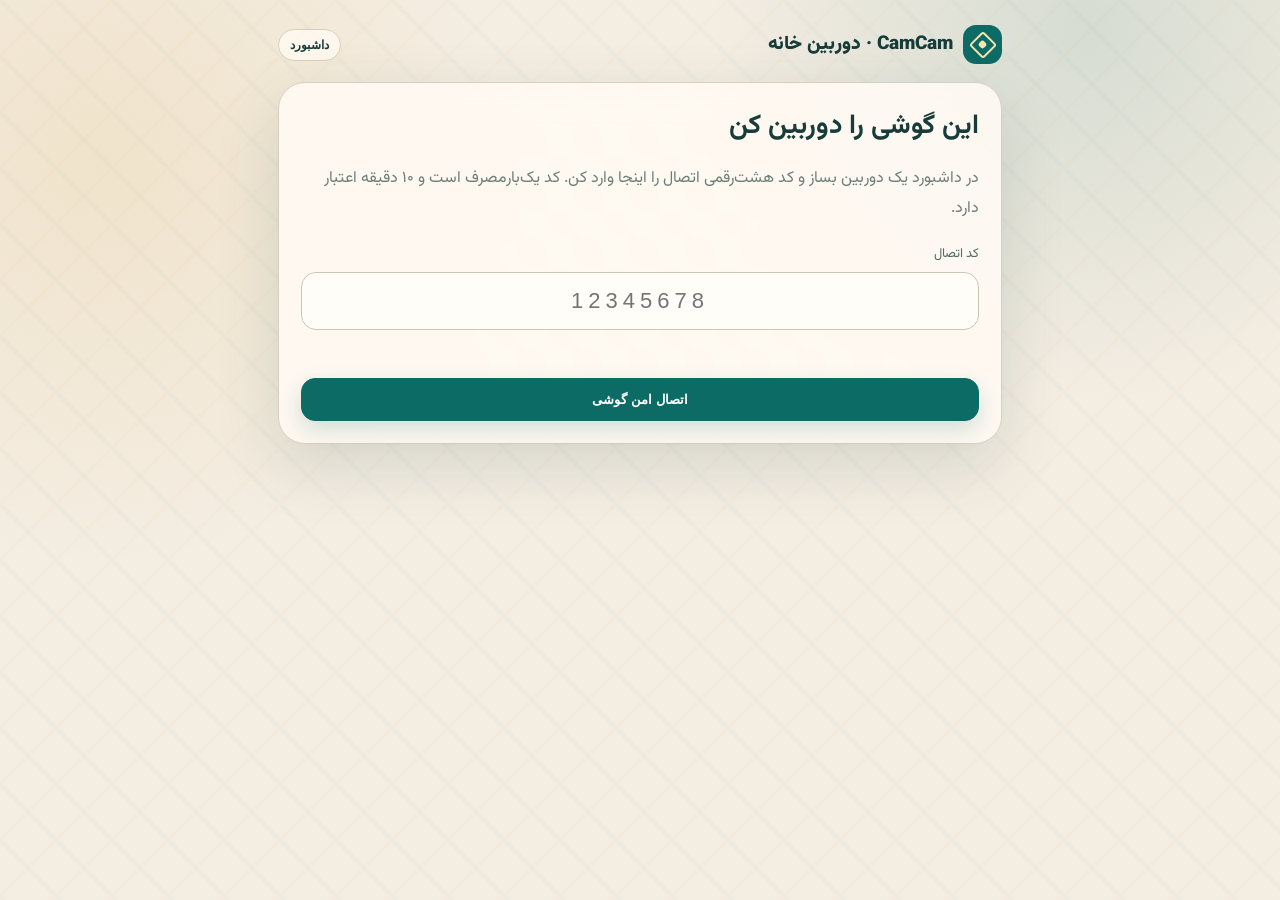
<file: web/camera.html>
<!doctype html>
<html lang="fa" dir="rtl">
<head>
<meta charset="utf-8">
<meta name="viewport" content="width=device-width,initial-scale=1,viewport-fit=cover">
<meta name="theme-color" content="#0d5f5b">
<link rel="preconnect" href="https://fonts.googleapis.com">
<link rel="preconnect" href="https://fonts.gstatic.com" crossorigin>
<link href="https://fonts.googleapis.com/css2?family=Vazirmatn:wght@400;500;600;700;800;900&display=swap" rel="stylesheet">
<link rel="manifest" href="/static/manifest.webmanifest">
<title>CamCam — حالت دوربین</title>
<style>
:root{--paper:#f4ede2;--white:#fffaf3;--ink:#173c3a;--muted:#6c7e79;--turq:#0d6b66;--turq2:#159189;--soft:#deece8;--line:#d8cebe;--saffron:#d7a73f;--clay:#ad573d;--danger:#a33e4c;--shadow:0 22px 65px rgba(31,68,63,.14)}*{box-sizing:border-box}body{margin:0;background:radial-gradient(circle at 85% 3%,rgba(13,107,102,.13),transparent 27%),radial-gradient(circle at 8% 18%,rgba(215,167,63,.14),transparent 29%),var(--paper);color:var(--ink);font-family:'Vazirmatn',Tahoma,Arial,sans-serif;min-height:100vh}body:before{content:'';position:fixed;inset:0;z-index:-1;opacity:.28;background-image:linear-gradient(45deg,transparent 47%,rgba(13,107,102,.08) 48%,rgba(13,107,102,.08) 52%,transparent 53%),linear-gradient(-45deg,transparent 47%,rgba(215,167,63,.07) 48%,rgba(215,167,63,.07) 52%,transparent 53%);background-size:56px 56px}.wrap{width:min(100%,760px);margin:auto;padding:18px}.head{display:flex;align-items:center;justify-content:space-between;padding:7px 0 18px}.brand{display:flex;align-items:center;gap:10px;font-size:19px;font-weight:900}.mark{width:39px;height:39px;background:var(--turq);border-radius:13px;display:grid;place-items:center;position:relative}.mark:before,.mark:after{content:'';position:absolute;width:16px;height:16px;border:2px solid #f6e3ad;transform:rotate(45deg);border-radius:3px}.mark:after{width:7px;height:7px;background:#f6e3ad;border:0}.badge{padding:8px 11px;border-radius:99px;border:1px solid var(--line);background:rgba(255,250,243,.8);color:var(--ink);font-size:12px;font-weight:700;cursor:pointer}.card{background:rgba(255,250,243,.9);border:1px solid var(--line);border-radius:27px;padding:22px;box-shadow:var(--shadow);backdrop-filter:blur(16px)}.card h1{font-size:27px;margin:0 0 7px}.muted{color:var(--muted);line-height:1.9}.field{margin:19px 0}.field label{display:block;color:#536963;font-size:13px;margin-bottom:8px}.field input{width:100%;background:#fffdf8;border:1px solid #cfc4b3;color:var(--ink);border-radius:15px;padding:15px;font-size:22px;letter-spacing:5px;text-align:center;outline:0;direction:ltr}.field input:focus{border-color:var(--turq);box-shadow:0 0 0 4px rgba(13,107,102,.08)}.btn{width:100%;border:1px solid var(--line);background:#fffdf8;color:var(--ink);padding:13px;border-radius:14px;font-weight:800;cursor:pointer}.btn.primary{border-color:var(--turq);background:var(--turq);color:#fff;box-shadow:0 9px 22px rgba(13,107,102,.18)}.btn.danger{color:var(--danger);border-color:#ddbec1;background:#fff8f7;margin-top:9px}.error{color:var(--danger);min-height:20px;font-size:13px;margin:9px 0}.video{position:relative;width:100%;aspect-ratio:16/9;background:#173c3a;border-radius:20px;overflow:hidden;margin-bottom:15px;box-shadow:inset 0 0 0 1px rgba(255,255,255,.08)}.video:after{content:'';position:absolute;inset:0;pointer-events:none;opacity:.14;background-image:linear-gradient(rgba(255,255,255,.5) 1px,transparent 1px),linear-gradient(90deg,rgba(255,255,255,.5) 1px,transparent 1px);background-size:33.333% 33.333%}.video video{width:100%;height:100%;object-fit:cover;background:#173c3a}.live{position:absolute;z-index:2;right:12px;top:12px;background:#fff3ec;color:var(--clay);border-radius:99px;padding:6px 10px;font-size:11px;font-weight:900;box-shadow:0 5px 14px rgba(0,0,0,.08)}.live.ok{background:#edf8f1;color:#25704a}.live.wait{background:#fff6dc;color:#87671d}.info{display:grid;grid-template-columns:repeat(3,1fr);gap:8px;margin:13px 0}.stat{background:#f6f3ea;border:1px solid #ddd4c6;padding:12px;border-radius:14px;text-align:center}.stat small{color:#778681}.stat b{display:block;margin-top:6px}.row{display:flex;gap:8px}.hidden{display:none!important}.hint{font-size:12px;color:#677a75;background:#edf4f0;border:1px dashed #a8c5c0;border-radius:14px;padding:12px;line-height:1.9;margin-top:12px}.wake{color:var(--turq)}.pulse{display:inline-block;width:8px;height:8px;border-radius:50%;background:var(--turq2);box-shadow:0 0 0 5px rgba(21,145,137,.12);margin-left:6px}.status-strip{display:flex;align-items:center;gap:8px;padding:9px 11px;background:#f5eee2;border:1px solid #dfd4c5;border-radius:13px;font-size:12px;color:#61736e;margin:11px 0}.status-strip strong{color:var(--ink)}@media(max-width:540px){.wrap{padding:12px}.head{padding-bottom:13px}.card{padding:15px;border-radius:21px}.video{border-radius:15px}.info{grid-template-columns:1fr 1fr}.info .stat:last-child{grid-column:1/-1}.row{flex-direction:column}.card h1{font-size:23px}}
</style>
</head>
<body><div class="wrap"><div class="head"><div class="brand"><span class="mark"></span><span>CamCam · دوربین خانه</span></div><button class="badge" onclick="location.href='/'">داشبورد</button></div>
<section id="pairBox" class="card"><h1>این گوشی را دوربین کن</h1><p class="muted">در داشبورد یک دوربین بساز و کد هشت‌رقمی اتصال را اینجا وارد کن. کد یک‌بارمصرف است و ۱۰ دقیقه اعتبار دارد.</p><div class="field"><label>کد اتصال</label><input id="code" inputmode="numeric" maxlength="8" autocomplete="one-time-code" placeholder="12345678"></div><div id="pairErr" class="error"></div><button class="btn primary" onclick="pair()">اتصال امن گوشی</button></section>
<section id="cameraBox" class="card hidden"><div class="video"><video id="preview" autoplay muted playsinline></video><span id="liveBadge" class="live wait">آماده‌سازی</span></div><h1 id="deviceName">دوربین</h1><p class="muted"><span class="pulse"></span><span id="status">برای شروع، دسترسی دوربین را تأیید کن.</span></p><div id="networkLine" class="status-strip"><strong>وضعیت:</strong><span>آماده شروع</span></div><div class="info"><div class="stat"><small>ارسال تصویر</small><b id="sendStat">خاموش</b></div><div class="stat"><small>تشخیص حرکت</small><b id="motionStat">آماده</b></div><div class="stat"><small>روشن ماندن صفحه</small><b id="wakeStat">عادی</b></div></div><div class="row"><button id="startBtn" class="btn primary" onclick="startCamera(false)">شروع دوربین</button><button id="switchBtn" class="btn hidden" onclick="switchCamera()">تعویض جلو / پشت</button></div><div class="hint">برای استفاده طولانی، گوشی را به شارژ بزن و این صفحه را باز نگه دار. اگر اینترنت برای لحظه‌ای قطع شود، CamCam خودش دوباره اتصال زنده را برقرار می‌کند. میکروفن اختیاری است؛ حتی اگر اجازه صدا ندهی، تصویر باید کار کند.</div><button class="btn danger" onclick="unpair()">قطع اتصال این گوشی</button></section>
<canvas id="motionCanvas" width="160" height="90" class="hidden"></canvas></div>
<script>
const $=id=>document.getElementById(id);const sleep=ms=>new Promise(r=>setTimeout(r,ms));let creds=null,pc=null,stream=null,wake=null,heartbeatTimer=null,motionTimer=null,reconnectTimer=null,lastFrame=null,lastMotion=0,facing='environment',manualStop=false,starting=false,audioAvailable=false;
function stored(){try{return JSON.parse(localStorage.getItem('camcam_device')||'null')}catch{return null}}function save(v){localStorage.setItem('camcam_device',JSON.stringify(v))}function del(){localStorage.removeItem('camcam_device')}
async function json(url,opt={}){let r;try{r=await fetch(url,{headers:{'Content-Type':'application/json',...(opt.headers||{})},...opt})}catch{throw new Error('ارتباط با سرور برقرار نشد')}let d={};try{d=await r.json()}catch{}if(!r.ok)throw new Error(d.detail||'خطای ارتباط ('+r.status+')');return d}
function ui(){creds=stored();$('pairBox').classList.toggle('hidden',!!creds);$('cameraBox').classList.toggle('hidden',!creds);if(creds)$('deviceName').textContent=creds.name||'دوربین خانه'}
function setState(kind,text,detail){$('liveBadge').className='live '+(kind==='ok'?'ok':kind==='wait'?'wait':'');$('liveBadge').textContent=text;$('networkLine').querySelector('span').textContent=detail||text}
async function pair(){const code=$('code').value.replace(/\D/g,'');$('pairErr').textContent='';if(code.length<6){$('pairErr').textContent='کد را کامل وارد کن';return}try{const d=await json('/api/pair',{method:'POST',body:JSON.stringify({code})});save({id:d.device_id,name:d.name,token:d.device_token,whip:d.whip_url});creds=stored();ui();manualStop=false;await startCamera(false)}catch(e){$('pairErr').textContent=e.message}}
function waitIce(p){return p.iceGatheringState==='complete'?Promise.resolve():new Promise(ok=>{let done=false;const finish=()=>{if(done)return;done=true;p.removeEventListener('icegatheringstatechange',f);ok()};const f=()=>{if(p.iceGatheringState==='complete')finish()};p.addEventListener('icegatheringstatechange',f);setTimeout(finish,4200)})}
function newPeer(){return new RTCPeerConnection({iceServers:[{urls:'stun:stun.l.google.com:19302'}],iceCandidatePoolSize:1})}
async function getStream(force=false){if(stream&&!force&&stream.getVideoTracks().some(t=>t.readyState==='live'))return stream;if(stream){stream.getTracks().forEach(t=>t.stop());stream=null}const video=await navigator.mediaDevices.getUserMedia({video:{facingMode:{ideal:facing},width:{ideal:1920},height:{ideal:1080},frameRate:{ideal:24,max:30}},audio:false});stream=video;audioAvailable=false;try{const audio=await navigator.mediaDevices.getUserMedia({video:false,audio:{echoCancellation:false,noiseSuppression:false,autoGainControl:false}});audio.getAudioTracks().forEach(t=>stream.addTrack(t));audioAvailable=true}catch{}$('preview').srcObject=stream;$('preview').play().catch(()=>{});$('switchBtn').classList.toggle('hidden',!stream.getVideoTracks().length);return stream}
async function requestWake(){try{if('wakeLock'in navigator){if(wake&&!wake.released)return;wake=await navigator.wakeLock.request('screen');$('wakeStat').textContent='روشن';$('wakeStat').classList.add('wake');wake.addEventListener('release',()=>{$('wakeStat').textContent='آزاد شد'})}}catch{$('wakeStat').textContent='ناموجود'}}
async function publishOnce(){if(pc){pc.onconnectionstatechange=null;pc.close();pc=null}const peer=newPeer();pc=peer;stream.getTracks().forEach(t=>peer.addTrack(t,stream));peer.onconnectionstatechange=()=>handleConnection(peer);const offer=await peer.createOffer();await peer.setLocalDescription(offer);await waitIce(peer);const auth='Basic '+btoa(creds.id+':'+creds.token);let r;try{r=await fetch(creds.whip,{method:'POST',headers:{'Content-Type':'application/sdp','Authorization':auth},body:peer.localDescription.sdp})}catch{const e=new Error('سرور استریم در دسترس نیست');e.status=0;throw e}if(!r.ok){const e=new Error(r.status===401?'مجوز این گوشی پذیرفته نشد؛ دوباره Pair کن.':'سرور استریم پاسخ نداد ('+r.status+')');e.status=r.status;throw e}const answer=await r.text();await peer.setRemoteDescription({type:'answer',sdp:answer});return peer}
function waitConnected(peer,timeout=12000){return new Promise((resolve,reject)=>{if(peer.connectionState==='connected')return resolve();let done=false;const timer=setTimeout(()=>finish(false),timeout);const finish=ok=>{if(done)return;done=true;clearTimeout(timer);peer.removeEventListener('connectionstatechange',check);ok?resolve():reject(new Error('اتصال تصویر کامل نشد؛ در حال تلاش دوباره'))};const check=()=>{if(peer.connectionState==='connected')finish(true);else if(['failed','closed'].includes(peer.connectionState))finish(false)};peer.addEventListener('connectionstatechange',check)})}
async function startCamera(forceStream=false){if(!creds||starting)return;starting=true;manualStop=false;clearTimeout(reconnectTimer);try{setState('wait','در حال اتصال','آماده‌سازی دوربین و مسیر امن تصویر');$('status').textContent='در حال آماده‌سازی دوربین…';$('sendStat').textContent='در حال اتصال';await getStream(forceStream);await requestWake();let lastErr=null;for(let i=0;i<3;i++){try{const peer=await publishOnce();await waitConnected(peer);lastErr=null;break}catch(e){lastErr=e;if(i<2&&![401].includes(e.status)){await sleep(900+i*900);continue}break}}if(lastErr)throw lastErr;markConnected()}catch(e){$('status').textContent=e.message;$('sendStat').textContent='در انتظار اتصال';setState('wait','بازیابی','اتصال برقرار نشد؛ تلاش خودکار ادامه دارد');scheduleReconnect()}finally{starting=false}}
function markConnected(){$('sendStat').textContent='زنده';setState('ok','● زنده','تصویر با اتصال امن در حال ارسال است');$('status').textContent=audioAvailable?'تصویر و صدا در حال ارسال امن به حساب شماست.':'تصویر زنده است؛ میکروفن غیرفعال است.';$('startBtn').textContent='راه‌اندازی مجدد';startHeartbeat();startMotion()}
function handleConnection(peer){if(peer!==pc)return;const s=peer.connectionState;if(s==='connected'){markConnected();return}if(s==='connecting'||s==='new'){setState('wait','در حال اتصال','در حال برقراری ارتباط زنده');return}if(s==='disconnected'||s==='failed'){clearInterval(heartbeatTimer);$('sendStat').textContent='قطع موقت';setState('wait','بازیابی','اینترنت یا مسیر استریم قطع شده؛ اتصال دوباره برقرار می‌شود');scheduleReconnect()}}
function scheduleReconnect(){clearTimeout(reconnectTimer);if(manualStop||!creds)return;reconnectTimer=setTimeout(()=>{if(document.visibilityState==='visible')startCamera(false);else scheduleReconnect()},3000)}
async function switchCamera(){facing=facing==='environment'?'user':'environment';await startCamera(true)}
function headers(){return {'X-Device-ID':creds.id,'X-Device-Token':creds.token}}
function startHeartbeat(){clearInterval(heartbeatTimer);const beat=()=>{if(!pc||pc.connectionState!=='connected')return;json('/api/device/heartbeat',{method:'POST',headers:headers()}).catch(()=>{})};beat();heartbeatTimer=setInterval(beat,15000)}
function startMotion(){clearInterval(motionTimer);lastFrame=null;const c=$('motionCanvas'),ctx=c.getContext('2d',{willReadFrequently:true});motionTimer=setInterval(async()=>{if(!stream||!$('preview').videoWidth||!pc||pc.connectionState!=='connected')return;ctx.drawImage($('preview'),0,0,c.width,c.height);const data=ctx.getImageData(0,0,c.width,c.height).data;const now=[];let delta=0,count=0;for(let i=0;i<data.length;i+=16){const lum=(data[i]*.299+data[i+1]*.587+data[i+2]*.114)|0;now.push(lum);if(lastFrame)delta+=Math.abs(lum-lastFrame[count]);count++}if(lastFrame){const score=delta/count;$('motionStat').textContent=Math.round(score);if(score>18&&Date.now()-lastMotion>12000){lastMotion=Date.now();json('/api/device/event',{method:'POST',headers:headers(),body:JSON.stringify({kind:'motion',confidence:Math.min(100,Math.round(score*3)),metadata:JSON.stringify({source:'browser-motion-v2'})})}).catch(()=>{});$('motionStat').textContent='حرکت!'}}lastFrame=now},1100)}
async function stopAll(){manualStop=true;clearTimeout(reconnectTimer);clearInterval(heartbeatTimer);clearInterval(motionTimer);if(pc){pc.onconnectionstatechange=null;pc.close();pc=null}if(stream){stream.getTracks().forEach(t=>t.stop());stream=null}if(wake){try{await wake.release()}catch{}wake=null}}
async function unpair(){if(!confirm('اتصال این گوشی پاک شود؟ برای اتصال دوباره باید کد جدید بگیری.'))return;await stopAll();del();creds=null;ui()}
document.addEventListener('visibilitychange',()=>{if(document.visibilityState==='visible'&&creds){requestWake();if(!pc||['failed','disconnected','closed'].includes(pc.connectionState))scheduleReconnect()}});window.addEventListener('online',()=>{if(creds)scheduleReconnect()});window.addEventListener('offline',()=>{setState('wait','بدون اینترنت','اتصال اینترنت قطع شده است')});if('serviceWorker'in navigator)navigator.serviceWorker.register('/static/sw.js').catch(()=>{});ui();
</script></body></html>
</file>
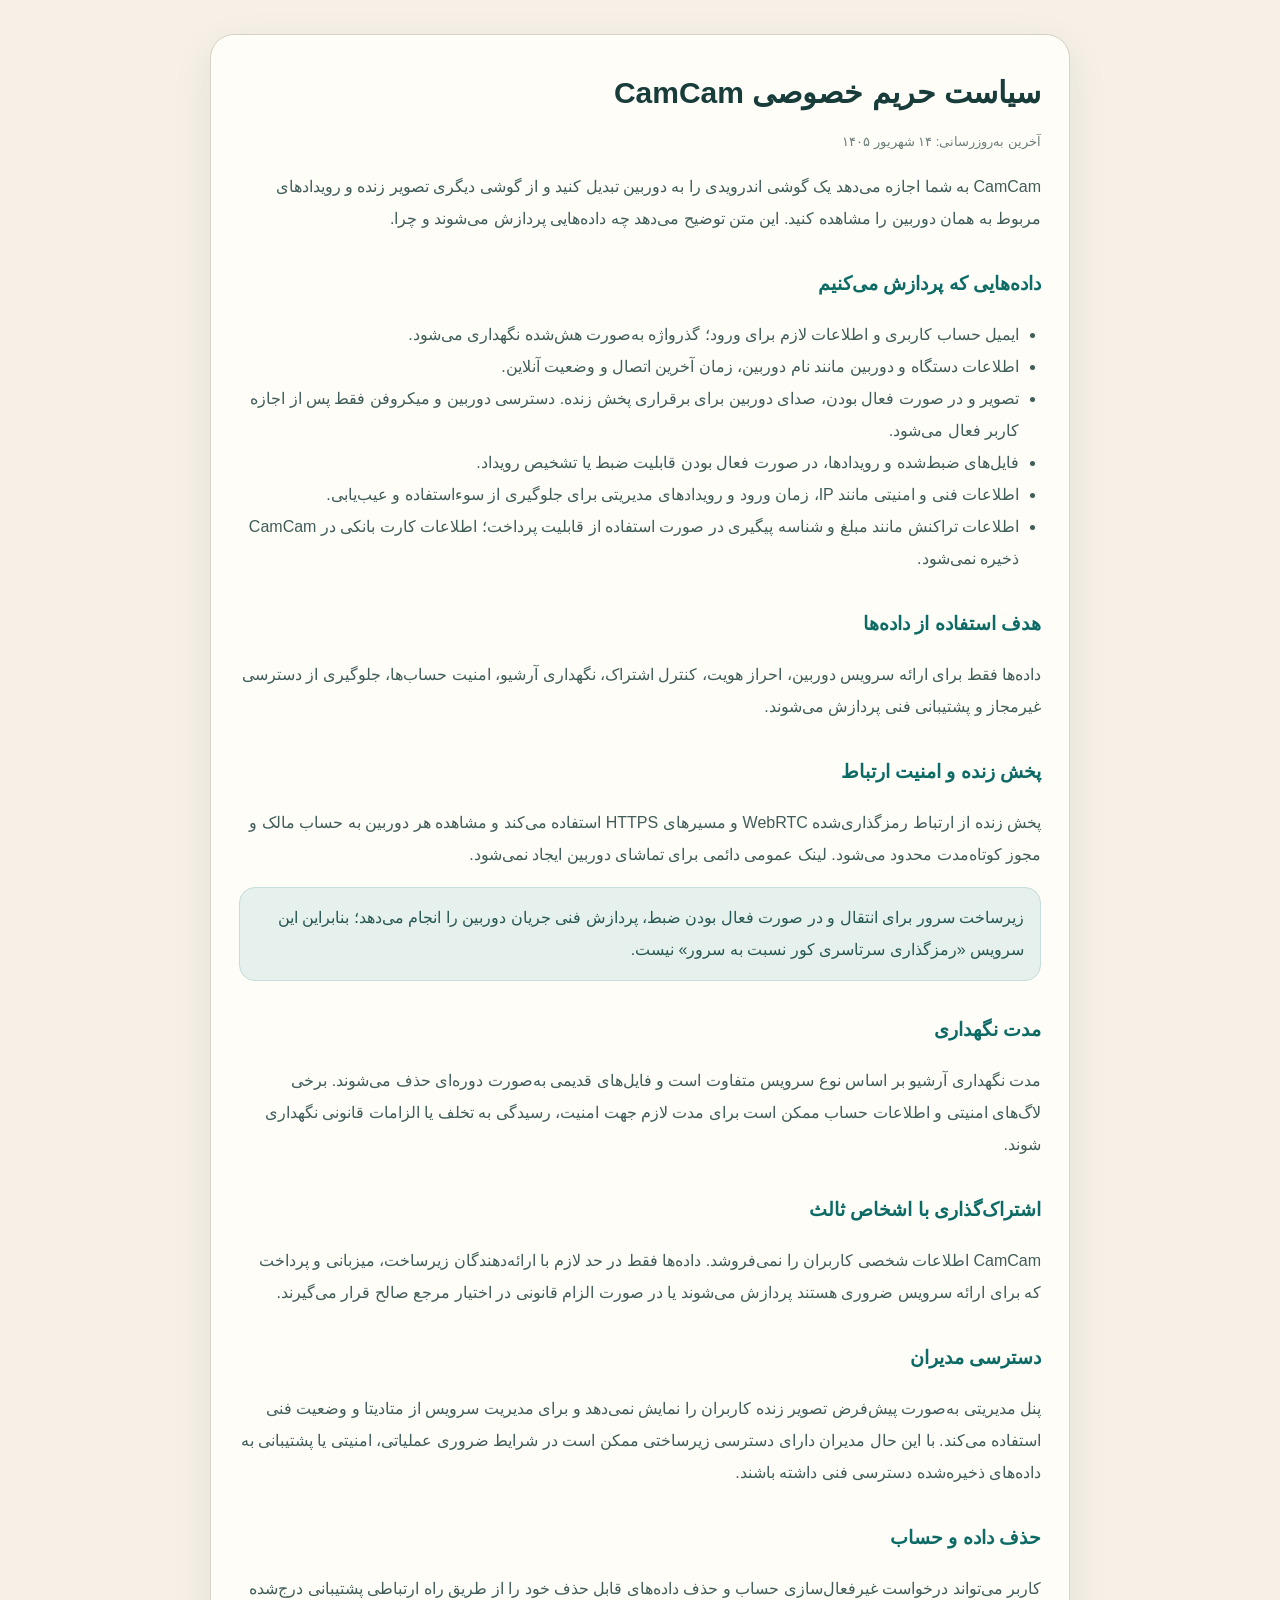
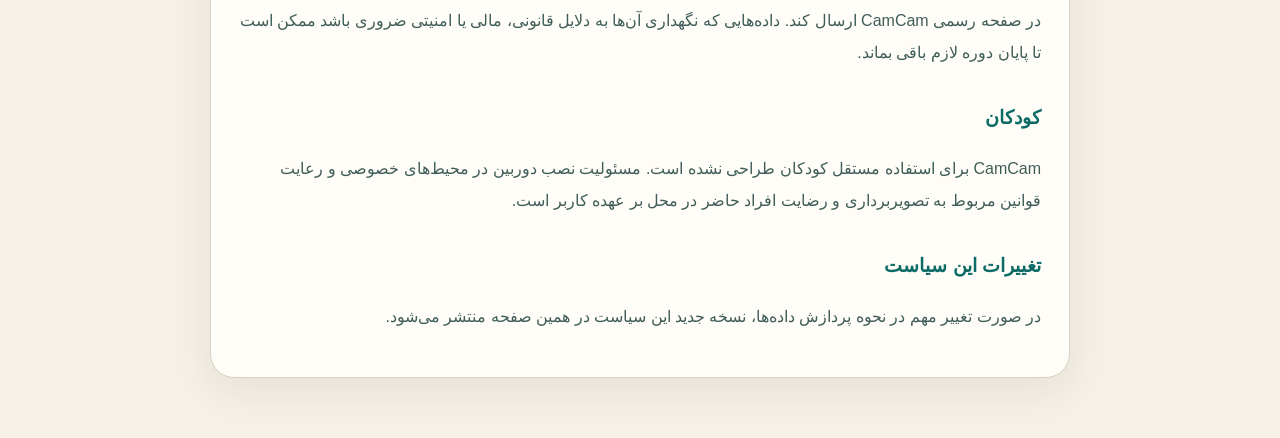
<file: web/privacy.html>
<!doctype html>
<html lang="fa" dir="rtl">
<head>
<meta charset="utf-8">
<meta name="viewport" content="width=device-width,initial-scale=1,viewport-fit=cover">
<meta name="theme-color" content="#f6f0e6">
<title>حریم خصوصی CamCam</title>
<style>
:root{--paper:#f6f0e6;--card:#fffdf8;--ink:#173c3a;--muted:#6b7e79;--turq:#0d6b66;--line:#d9d1c3}
*{box-sizing:border-box}body{margin:0;background:var(--paper);color:var(--ink);font-family:Tahoma,Arial,sans-serif;line-height:2}.wrap{width:min(860px,calc(100% - 28px));margin:0 auto;padding:34px 0 60px}.card{background:var(--card);border:1px solid var(--line);border-radius:24px;padding:28px;box-shadow:0 12px 40px rgba(30,67,63,.08)}h1{margin:0 0 6px;font-size:30px}h2{margin:30px 0 8px;font-size:19px;color:var(--turq)}p,li{color:#405d59}ul{padding-right:22px}.meta{color:var(--muted);font-size:13px}.note{padding:14px 16px;background:#e6f0ed;border:1px solid #c5ddd8;border-radius:16px;color:#285853}a{color:var(--turq)}
</style>
</head>
<body>
<main class="wrap"><article class="card">
<h1>سیاست حریم خصوصی CamCam</h1>
<div class="meta">آخرین به‌روزرسانی: ۱۴ شهریور ۱۴۰۵</div>
<p>CamCam به شما اجازه می‌دهد یک گوشی اندرویدی را به دوربین تبدیل کنید و از گوشی دیگری تصویر زنده و رویدادهای مربوط به همان دوربین را مشاهده کنید. این متن توضیح می‌دهد چه داده‌هایی پردازش می‌شوند و چرا.</p>

<h2>داده‌هایی که پردازش می‌کنیم</h2>
<ul>
<li>ایمیل حساب کاربری و اطلاعات لازم برای ورود؛ گذرواژه به‌صورت هش‌شده نگهداری می‌شود.</li>
<li>اطلاعات دستگاه و دوربین مانند نام دوربین، زمان آخرین اتصال و وضعیت آنلاین.</li>
<li>تصویر و در صورت فعال بودن، صدای دوربین برای برقراری پخش زنده. دسترسی دوربین و میکروفن فقط پس از اجازه کاربر فعال می‌شود.</li>
<li>فایل‌های ضبط‌شده و رویدادها، در صورت فعال بودن قابلیت ضبط یا تشخیص رویداد.</li>
<li>اطلاعات فنی و امنیتی مانند IP، زمان ورود و رویدادهای مدیریتی برای جلوگیری از سوءاستفاده و عیب‌یابی.</li>
<li>اطلاعات تراکنش مانند مبلغ و شناسه پیگیری در صورت استفاده از قابلیت پرداخت؛ اطلاعات کارت بانکی در CamCam ذخیره نمی‌شود.</li>
</ul>

<h2>هدف استفاده از داده‌ها</h2>
<p>داده‌ها فقط برای ارائه سرویس دوربین، احراز هویت، کنترل اشتراک، نگهداری آرشیو، امنیت حساب‌ها، جلوگیری از دسترسی غیرمجاز و پشتیبانی فنی پردازش می‌شوند.</p>

<h2>پخش زنده و امنیت ارتباط</h2>
<p>پخش زنده از ارتباط رمزگذاری‌شده WebRTC و مسیرهای HTTPS استفاده می‌کند و مشاهده هر دوربین به حساب مالک و مجوز کوتاه‌مدت محدود می‌شود. لینک عمومی دائمی برای تماشای دوربین ایجاد نمی‌شود.</p>
<div class="note">زیرساخت سرور برای انتقال و در صورت فعال بودن ضبط، پردازش فنی جریان دوربین را انجام می‌دهد؛ بنابراین این سرویس «رمزگذاری سرتاسری کور نسبت به سرور» نیست.</div>

<h2>مدت نگهداری</h2>
<p>مدت نگهداری آرشیو بر اساس نوع سرویس متفاوت است و فایل‌های قدیمی به‌صورت دوره‌ای حذف می‌شوند. برخی لاگ‌های امنیتی و اطلاعات حساب ممکن است برای مدت لازم جهت امنیت، رسیدگی به تخلف یا الزامات قانونی نگهداری شوند.</p>

<h2>اشتراک‌گذاری با اشخاص ثالث</h2>
<p>CamCam اطلاعات شخصی کاربران را نمی‌فروشد. داده‌ها فقط در حد لازم با ارائه‌دهندگان زیرساخت، میزبانی و پرداخت که برای ارائه سرویس ضروری هستند پردازش می‌شوند یا در صورت الزام قانونی در اختیار مرجع صالح قرار می‌گیرند.</p>

<h2>دسترسی مدیران</h2>
<p>پنل مدیریتی به‌صورت پیش‌فرض تصویر زنده کاربران را نمایش نمی‌دهد و برای مدیریت سرویس از متادیتا و وضعیت فنی استفاده می‌کند. با این حال مدیران دارای دسترسی زیرساختی ممکن است در شرایط ضروری عملیاتی، امنیتی یا پشتیبانی به داده‌های ذخیره‌شده دسترسی فنی داشته باشند.</p>

<h2>حذف داده و حساب</h2>
<p>کاربر می‌تواند درخواست غیرفعال‌سازی حساب و حذف داده‌های قابل حذف خود را از طریق راه ارتباطی پشتیبانی درج‌شده در صفحه رسمی CamCam ارسال کند. داده‌هایی که نگهداری آن‌ها به دلایل قانونی، مالی یا امنیتی ضروری باشد ممکن است تا پایان دوره لازم باقی بماند.</p>

<h2>کودکان</h2>
<p>CamCam برای استفاده مستقل کودکان طراحی نشده است. مسئولیت نصب دوربین در محیط‌های خصوصی و رعایت قوانین مربوط به تصویربرداری و رضایت افراد حاضر در محل بر عهده کاربر است.</p>

<h2>تغییرات این سیاست</h2>
<p>در صورت تغییر مهم در نحوه پردازش داده‌ها، نسخه جدید این سیاست در همین صفحه منتشر می‌شود.</p>
</article></main>
</body>
</html>
</file>
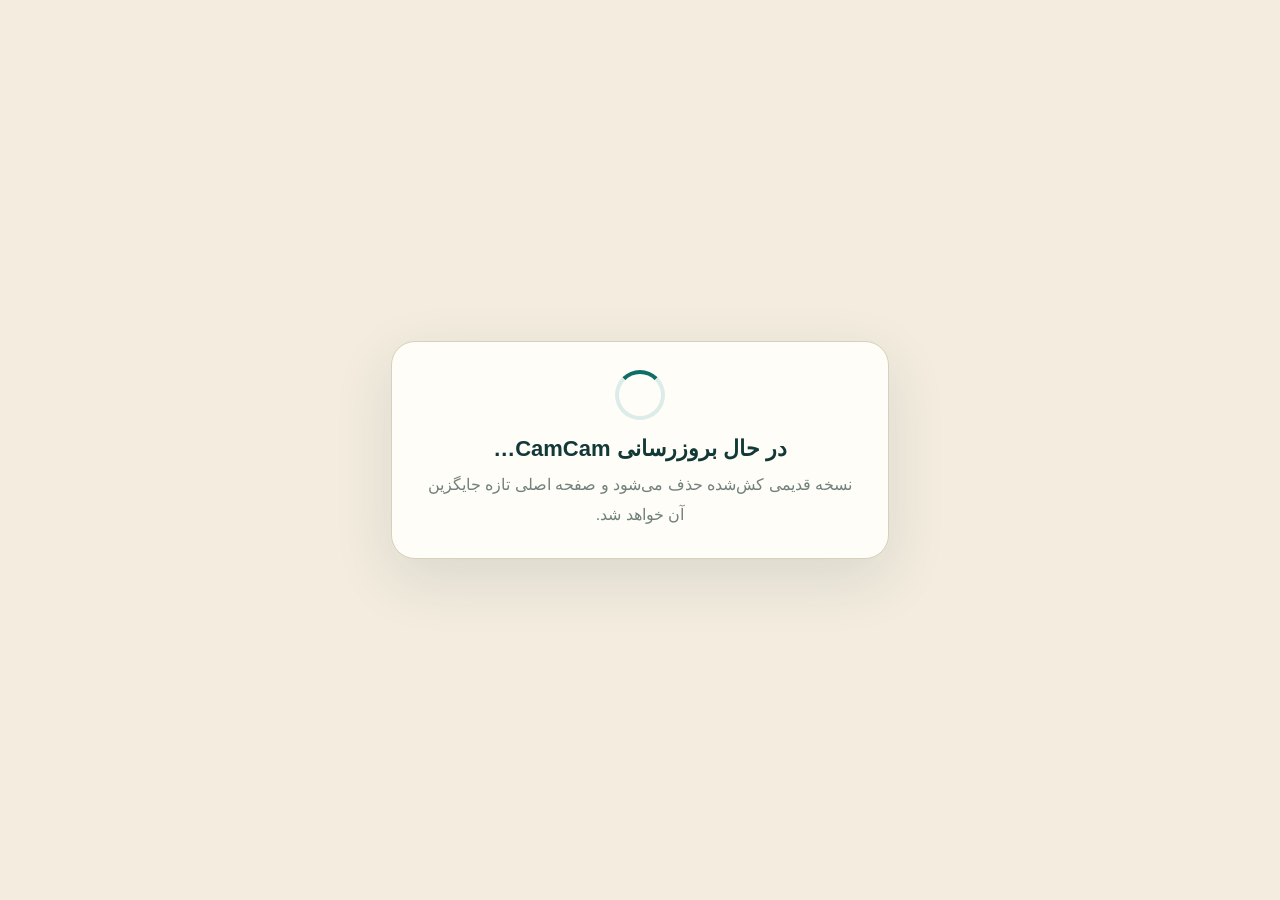
<file: web/reset.html>
<!doctype html>
<html lang="fa" dir="rtl">
<head>
<meta charset="utf-8">
<meta name="viewport" content="width=device-width,initial-scale=1,viewport-fit=cover">
<meta name="theme-color" content="#f3ecdf">
<meta http-equiv="Cache-Control" content="no-store, no-cache, must-revalidate, max-age=0">
<title>CamCam — بروزرسانی صفحه</title>
<style>
body{margin:0;min-height:100vh;display:grid;place-items:center;background:#f3ecdf;color:#133936;font-family:Tahoma,Arial,sans-serif}.card{width:min(88vw,440px);padding:28px;border:1px solid #d9cfbe;border-radius:24px;background:#fffdf8;text-align:center;box-shadow:0 20px 60px rgba(42,72,67,.12)}.dot{width:42px;height:42px;border:4px solid #dcece8;border-top-color:#0c6e67;border-radius:50%;margin:0 auto 16px;animation:s .8s linear infinite}@keyframes s{to{transform:rotate(360deg)}}h1{font-size:22px;margin:0 0 8px}p{color:#71817c;line-height:1.9;margin:0}
</style>
</head>
<body>
<div class="card"><div class="dot"></div><h1>در حال بروزرسانی CamCam…</h1><p>نسخه قدیمی کش‌شده حذف می‌شود و صفحه اصلی تازه جایگزین آن خواهد شد.</p></div>
<script>
(async()=>{
  try{
    if('caches' in window){
      const keys=await caches.keys();
      await Promise.all(keys.map(k=>caches.delete(k)));
    }

    try{
      localStorage.removeItem('camcam-shell-cache-version');
      sessionStorage.clear();
    }catch(_){ }

    if('serviceWorker' in navigator){
      // Replace any historical root-scoped cache worker with the current
      // network-only root bridge. Do NOT unregister it here: keeping this
      // worker active is what prevents another still-open old CamCam tab from
      // keeping the stale root shell alive.
      const reg=await navigator.serviceWorker.register('/sw.js?v=root-bridge-1',{
        scope:'/',
        updateViaCache:'none'
      });
      try{await reg.update()}catch(_){ }

      await new Promise(resolve=>{
        let done=false;
        const finish=()=>{if(done)return;done=true;resolve()};
        if(navigator.serviceWorker.controller){
          navigator.serviceWorker.addEventListener('controllerchange',finish,{once:true});
        }
        navigator.serviceWorker.ready.then(finish).catch(()=>{});
        setTimeout(finish,2800);
      });
    }
  }catch(_){ }

  await new Promise(r=>setTimeout(r,350));
  location.replace('/?fresh='+Date.now());
})();
</script>
</body>
</html>
</file>
